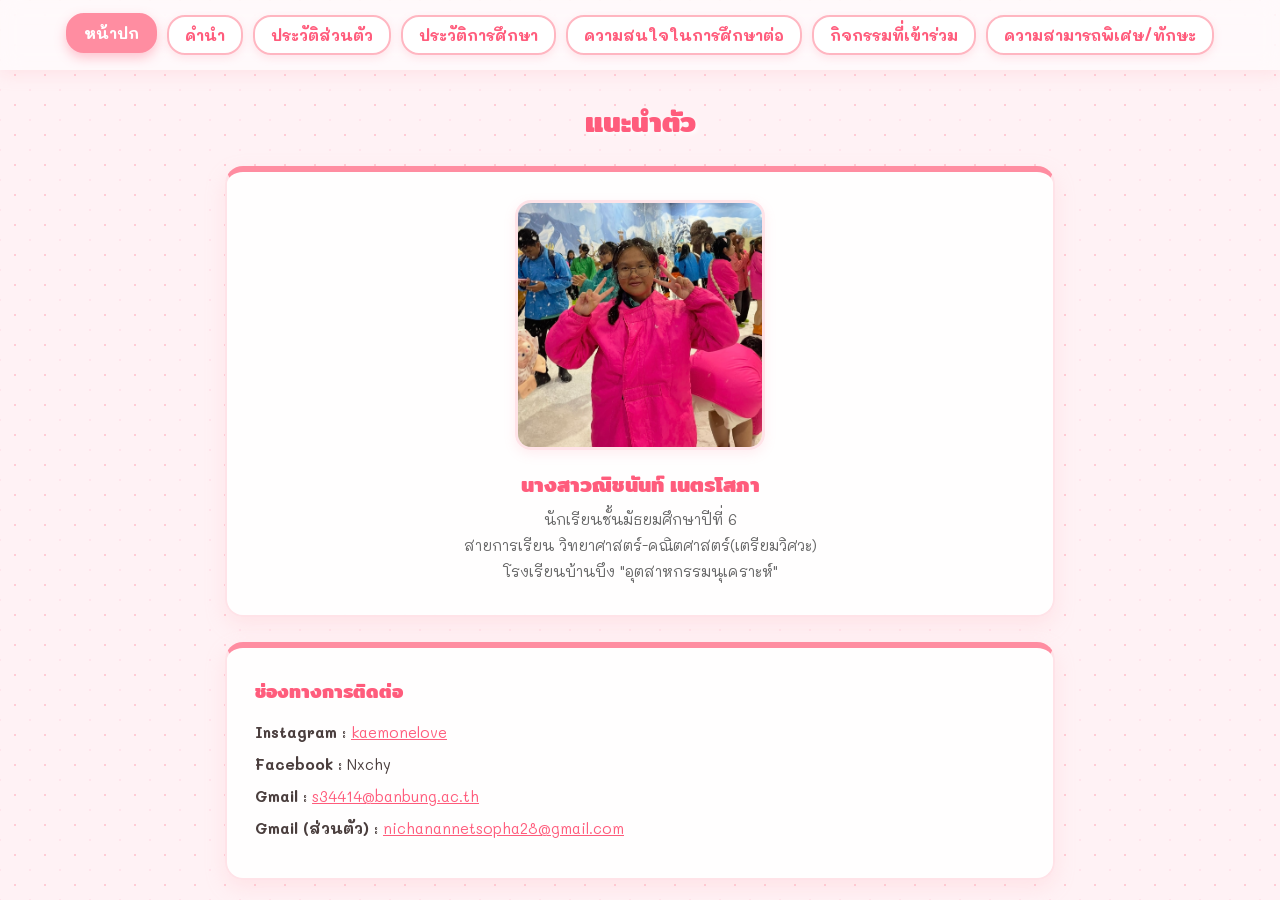
<file: index.html>
<!DOCTYPE html>
<html lang="th">
<head>
    <meta charset="UTF-8">
    <meta name="viewport" content="width=device-width, initial-scale=1.0">
    <title>หน้าแรก - Portfolio</title>
    <link rel="stylesheet" href="style.css">
</head>
<body>

    <nav class="navbar">
        <a href="index.html" class="active">หน้าปก</a>
        <a href="foreword.html">คำนำ</a>
        <a href="profile.html">ประวัติส่วนตัว</a>
        <a href="education.html">ประวัติการศึกษา</a>
        <a href="interest.html">ความสนใจในการศึกษาต่อ</a>
        <a href="activities.html">กิจกรรมที่เข้าร่วม</a>
        <a href="skills.html">ความสามารถพิเศษ/ทักษะ</a>
    </nav>

    <main class="page-container">
        <h1 class="heading">แนะนำตัว</h1>
       
        <div class="profile-card">
            <img src="IMG_0953.jpeg" alt="รูปโปรไฟล์" class="profile-img">
           
            <div class="profile-details">
                <h2>นางสาวณิชนันท์ เนตรโสภา</h2>
                <h3>นักเรียนชั้นมัธยมศึกษาปีที่ 6</h3>
                <h3>สายการเรียน วิทยาศาสตร์-คณิตศาสตร์(เตรียมวิศวะ)</h3>
                <h3>โรงเรียนบ้านบึง "อุตสาหกรรมนุเคราะห์"</h3>
            </div>
        </div>

        <section class="contact-box">
            <h2>ช่องทางการติดต่อ</h2>
            <p><strong>Instagram :</strong> <a href="https://instagram.com/kaemonelove" target="_blank">kaemonelove</a></p>
            <p><strong>Facebook :</strong> Nxchy</p>
            <p><strong>Gmail :</strong> <a href="mailto:s34414@banbung.ac.th">s34414@banbung.ac.th</a></p>
            <p><strong>Gmail (ส่วนตัว) :</strong> <a href="mailto:nichanannetsopha28@gmail.com">nichanannetsopha28@gmail.com</a></p>
        </section>
    </main>

</body>
</html>
</file>
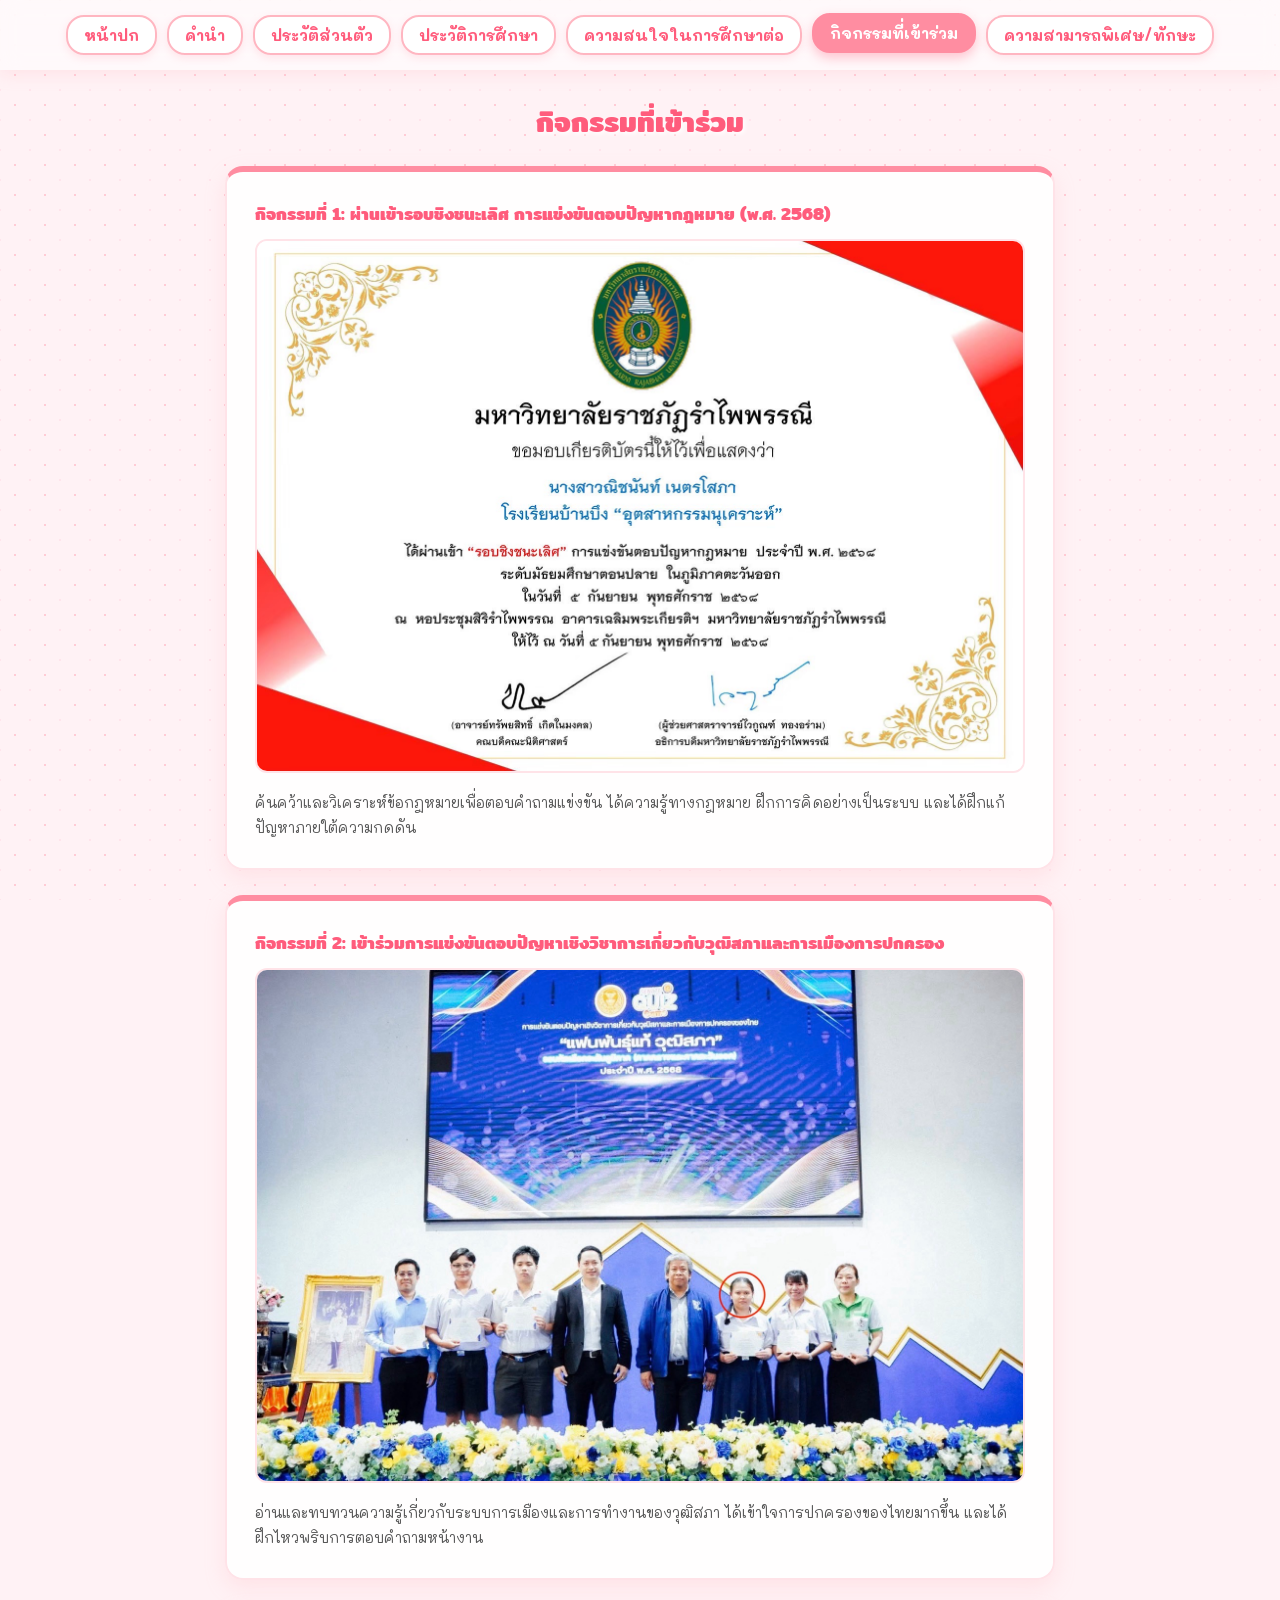
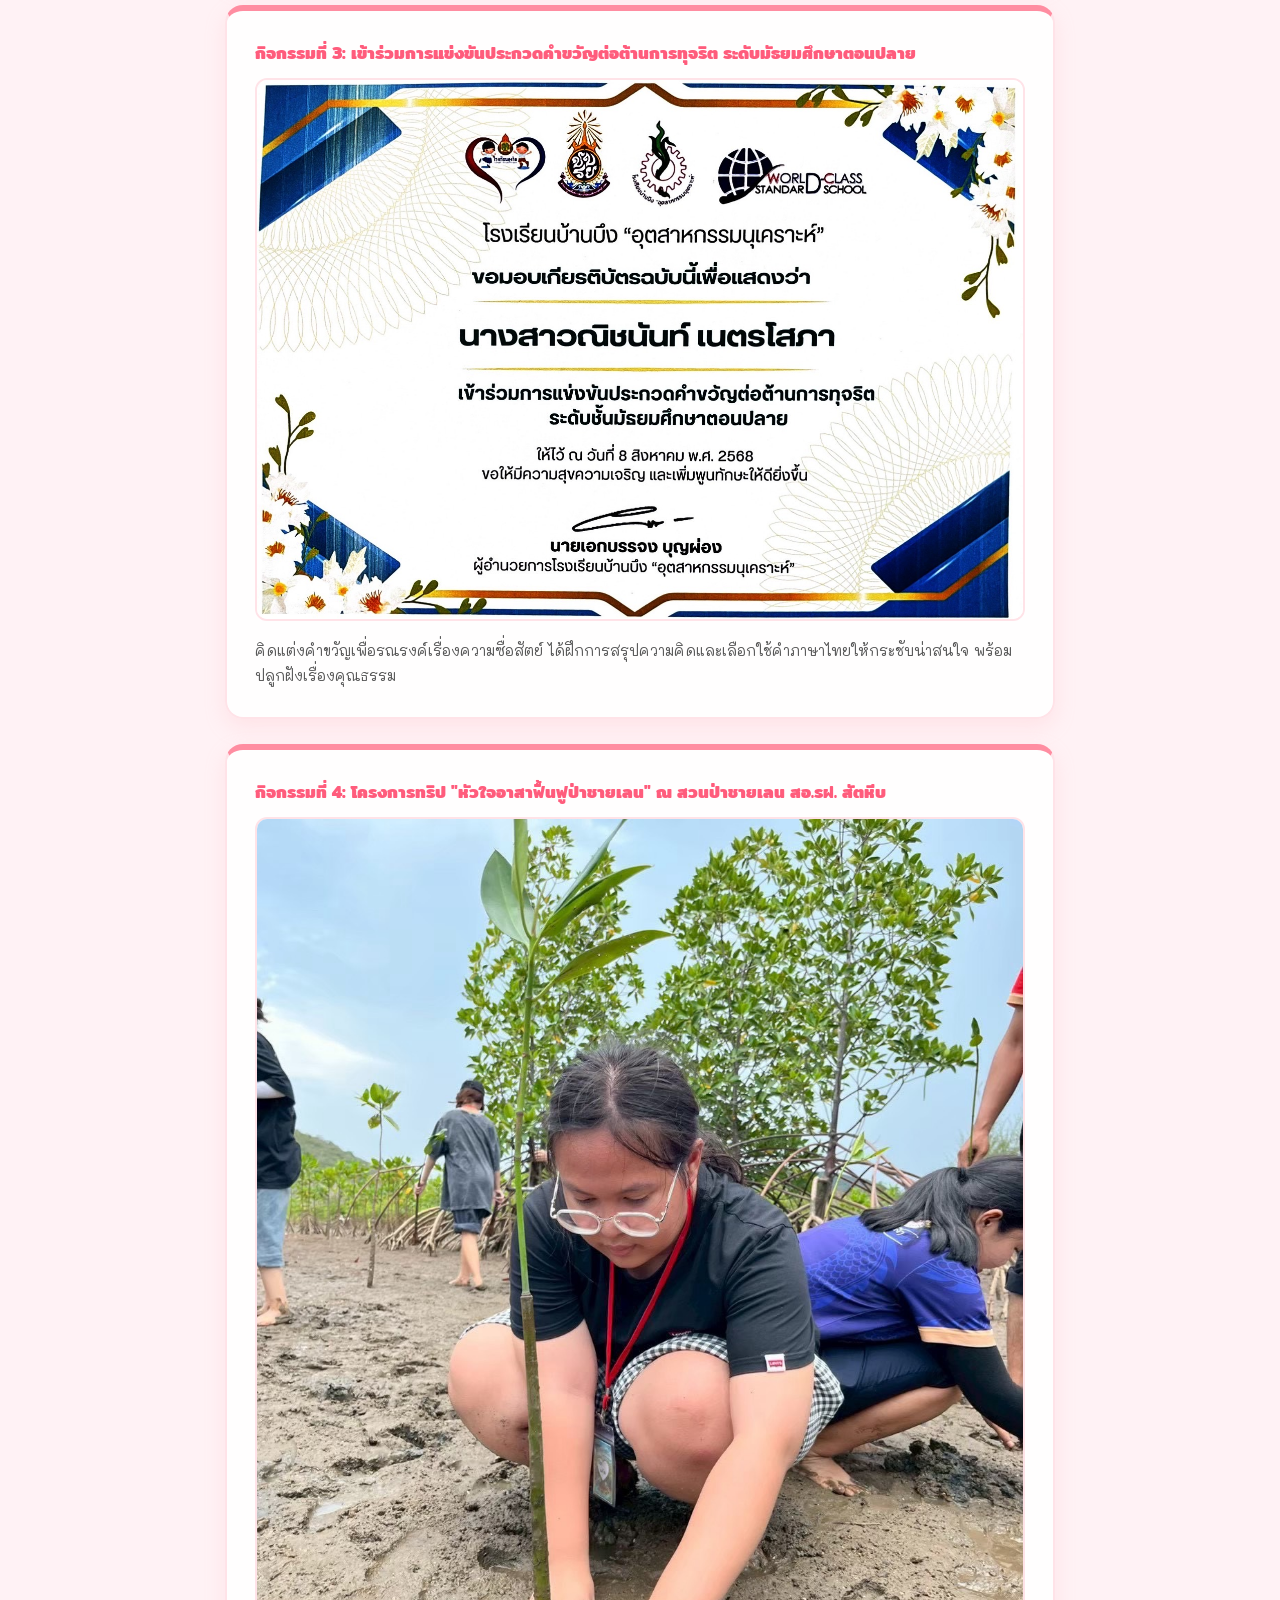
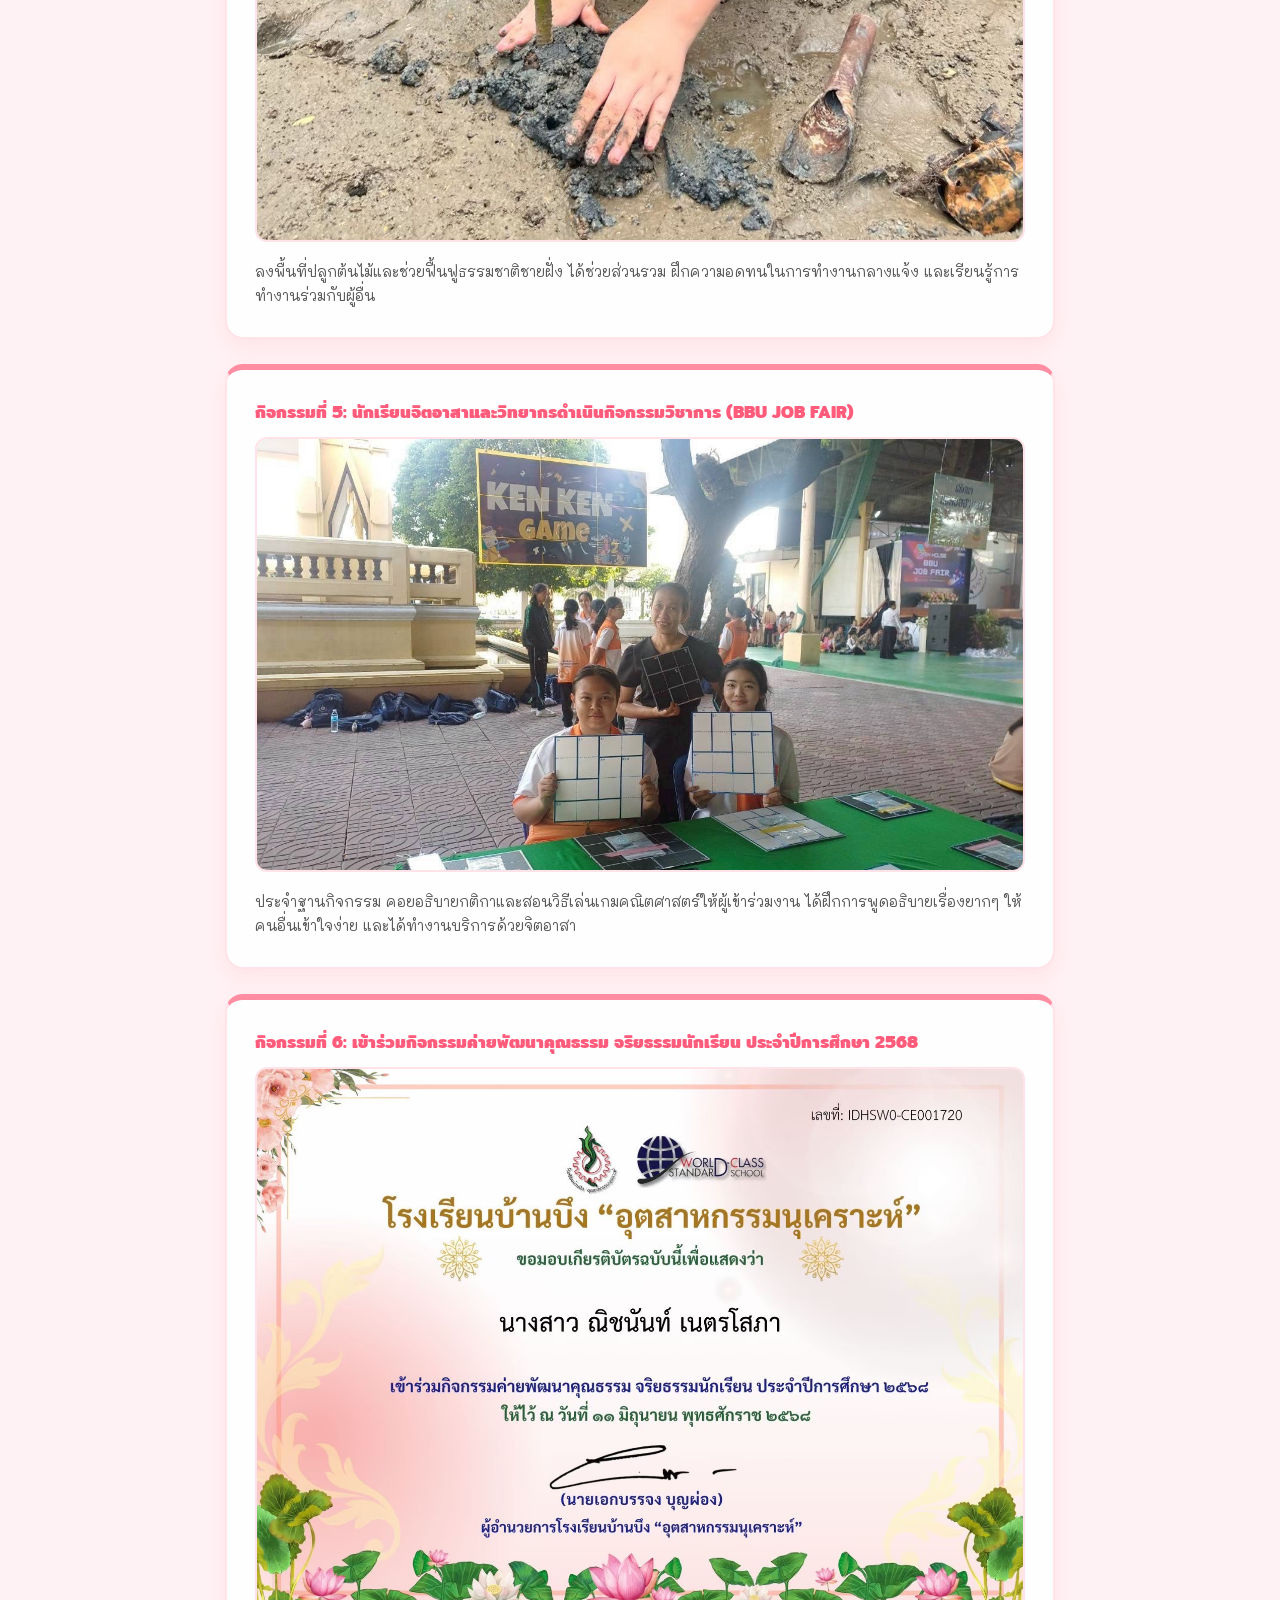
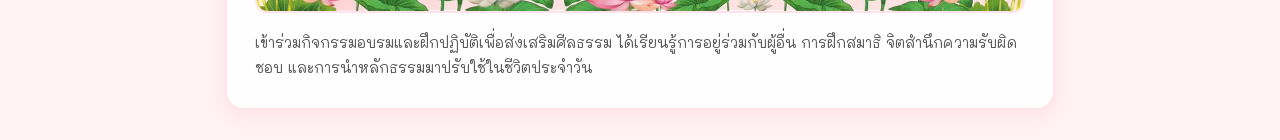
<file: activities.html>
<!DOCTYPE html>
<html lang="th">
<head>
    <meta charset="UTF-8">
    <meta name="viewport" content="width=device-width, initial-scale=1.0">
    <title>กิจกรรมที่เข้าร่วม - Portfolio</title>
    <link rel="stylesheet" href="style.css">
</head>
<body>

    <nav class="navbar">
        <a href="index.html">หน้าปก</a>
        <a href="foreword.html">คำนำ</a>
        <a href="profile.html">ประวัติส่วนตัว</a>
        <a href="education.html">ประวัติการศึกษา</a>
        <a href="interest.html">ความสนใจในการศึกษาต่อ</a>
        <a href="activities.html" class="active">กิจกรรมที่เข้าร่วม</a>
        <a href="skills.html">ความสามารถพิเศษ/ทักษะ</a>
    </nav>

    <main class="page-container">
        <h1 class="heading">กิจกรรมที่เข้าร่วม</h1>

        <!-- กิจกรรมที่ 1 -->
        <div class="content-card">
            <h2 class="item-title">กิจกรรมที่ 1: ผ่านเข้ารอบชิงชนะเลิศ การแข่งขันตอบปัญหากฎหมาย (พ.ศ. 2568)</h2>
            <div class="item-img-wrapper">
                <img src="IMG_1026.jpeg" alt="รูปกิจกรรมที่ 1" class="item-img">
            </div>
            <p class="item-desc">ค้นคว้าและวิเคราะห์ข้อกฎหมายเพื่อตอบคำถามแข่งขัน ได้ความรู้ทางกฎหมาย ฝึกการคิดอย่างเป็นระบบ และได้ฝึกแก้ปัญหาภายใต้ความกดดัน</p>
        </div>

        <!-- กิจกรรมที่ 2 -->
        <div class="content-card">
            <h2 class="item-title">กิจกรรมที่ 2: เข้าร่วมการแข่งขันตอบปัญหาเชิงวิชาการเกี่ยวกับวุฒิสภาและการเมืองการปกครอง</h2>
            <div class="item-img-wrapper">
                <img src="IMG_1028.jpeg" alt="รูปกิจกรรมที่ 2" class="item-img">
            </div>
            <p class="item-desc">อ่านและทบทวนความรู้เกี่ยวกับระบบการเมืองและการทำงานของวุฒิสภา ได้เข้าใจการปกครองของไทยมากขึ้น และได้ฝึกไหวพริบการตอบคำถามหน้างาน</p>
        </div>

        <!-- กิจกรรมที่ 3 -->
        <div class="content-card">
            <h2 class="item-title">กิจกรรมที่ 3: เข้าร่วมการแข่งขันประกวดคำขวัญต่อต้านการทุจริต ระดับมัธยมศึกษาตอนปลาย</h2>
            <div class="item-img-wrapper">
                <img src="IMG_1029.jpeg" alt="รูปกิจกรรมที่ 3" class="item-img">
            </div>
            <p class="item-desc">คิดแต่งคำขวัญเพื่อรณรงค์เรื่องความซื่อสัตย์ ได้ฝึกการสรุปความคิดและเลือกใช้คำภาษาไทยให้กระชับน่าสนใจ พร้อมปลูกฝังเรื่องคุณธรรม</p>
        </div>

        <!-- กิจกรรมที่ 4 -->
        <div class="content-card">
            <h2 class="item-title">กิจกรรมที่ 4: โครงการทริป "หัวใจอาสาฟื้นฟูป่าชายเลน" ณ สวนป่าชายเลน สอ.รฝ. สัตหีบ</h2>
            <div class="item-img-wrapper">
                <img src="IMG_0952.jpeg" alt="รูปกิจกรรมที่ 4" class="item-img">
            </div>
            <p class="item-desc">ลงพื้นที่ปลูกต้นไม้และช่วยฟื้นฟูธรรมชาติชายฝั่ง ได้ช่วยส่วนรวม ฝึกความอดทนในการทำงานกลางแจ้ง และเรียนรู้การทำงานร่วมกับผู้อื่น</p>
        </div>

        <!-- กิจกรรมที่ 5 -->
        <div class="content-card">
            <h2 class="item-title">กิจกรรมที่ 5: นักเรียนจิตอาสาและวิทยากรดำเนินกิจกรรมวิชาการ (BBU JOB FAIR)</h2>
            <div class="item-img-wrapper">
                <img src="IMG_1032.jpeg" alt="รูปกิจกรรมที่ 5" class="item-img">
            </div>
            <p class="item-desc">ประจำฐานกิจกรรม คอยอธิบายกติกาและสอนวิธีเล่นเกมคณิตศาสตร์ให้ผู้เข้าร่วมงาน ได้ฝึกการพูดอธิบายเรื่องยากๆ ให้คนอื่นเข้าใจง่าย และได้ทำงานบริการด้วยจิตอาสา</p>
        </div>

        <!-- กิจกรรมที่ 6 -->
        <div class="content-card">
            <h2 class="item-title">กิจกรรมที่ 6: เข้าร่วมกิจกรรมค่ายพัฒนาคุณธรรม จริยธรรมนักเรียน ประจำปีการศึกษา 2568</h2>
            <div class="item-img-wrapper">
                <img src="IMG_1037.jpeg" alt="รูปกิจกรรมที่ 6" class="item-img">
            </div>
            <p class="item-desc">เข้าร่วมกิจกรรมอบรมและฝึกปฏิบัติเพื่อส่งเสริมศีลธรรม ได้เรียนรู้การอยู่ร่วมกับผู้อื่น การฝึกสมาธิ จิตสำนึกความรับผิดชอบ และการนำหลักธรรมมาปรับใช้ในชีวิตประจำวัน</p>
        </div>

    </main>

</body>
</html>
</file>
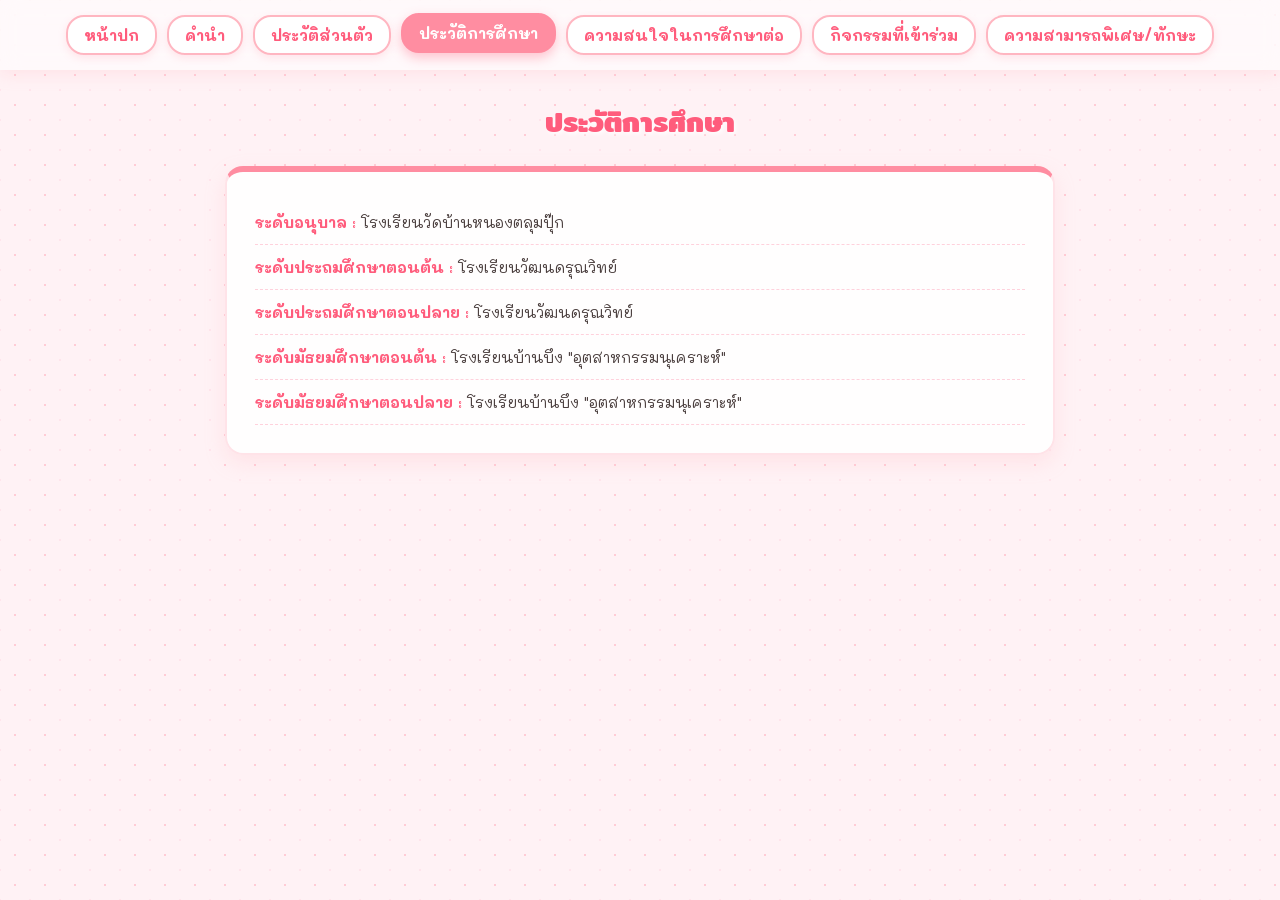
<file: education.html>
<!DOCTYPE html>
<html lang="th">
<head>
    <meta charset="UTF-8">
    <meta name="viewport" content="width=device-width, initial-scale=1.0">
    <title>ประวัติการศึกษา - Portfolio</title>
    <link rel="stylesheet" href="style.css">
</head>
<body>

    <nav class="navbar">
        <a href="index.html">หน้าปก</a>
        <a href="foreword.html">คำนำ</a>
        <a href="profile.html">ประวัติส่วนตัว</a>
        <a href="education.html" class="active">ประวัติการศึกษา</a>
        <a href="interest.html">ความสนใจในการศึกษาต่อ</a>
        <a href="activities.html">กิจกรรมที่เข้าร่วม</a>
        <a href="skills.html">ความสามารถพิเศษ/ทักษะ</a>
    </nav>

    <main class="page-container">
        <h1 class="heading">ประวัติการศึกษา</h1>
        
        <div class="content-card edu-card">
            <p><span class="edu-level">ระดับอนุบาล :</span> <span class="school-name">โรงเรียนวัดบ้านหนองตลุมปุ๊ก</span></p>
            <p><span class="edu-level">ระดับประถมศึกษาตอนต้น :</span> <span class="school-name">โรงเรียนวัฒนดรุณวิทย์</span></p>
            <p><span class="edu-level">ระดับประถมศึกษาตอนปลาย :</span> <span class="school-name">โรงเรียนวัฒนดรุณวิทย์</span></p>
            <p><span class="edu-level">ระดับมัธยมศึกษาตอนต้น :</span> <span class="school-name">โรงเรียนบ้านบึง "อุตสาหกรรมนุเคราะห์"</span></p>
            <p><span class="edu-level">ระดับมัธยมศึกษาตอนปลาย :</span> <span class="school-name">โรงเรียนบ้านบึง "อุตสาหกรรมนุเคราะห์"</span></p>
        </div>
    </main>

</body>
</html>
</file>
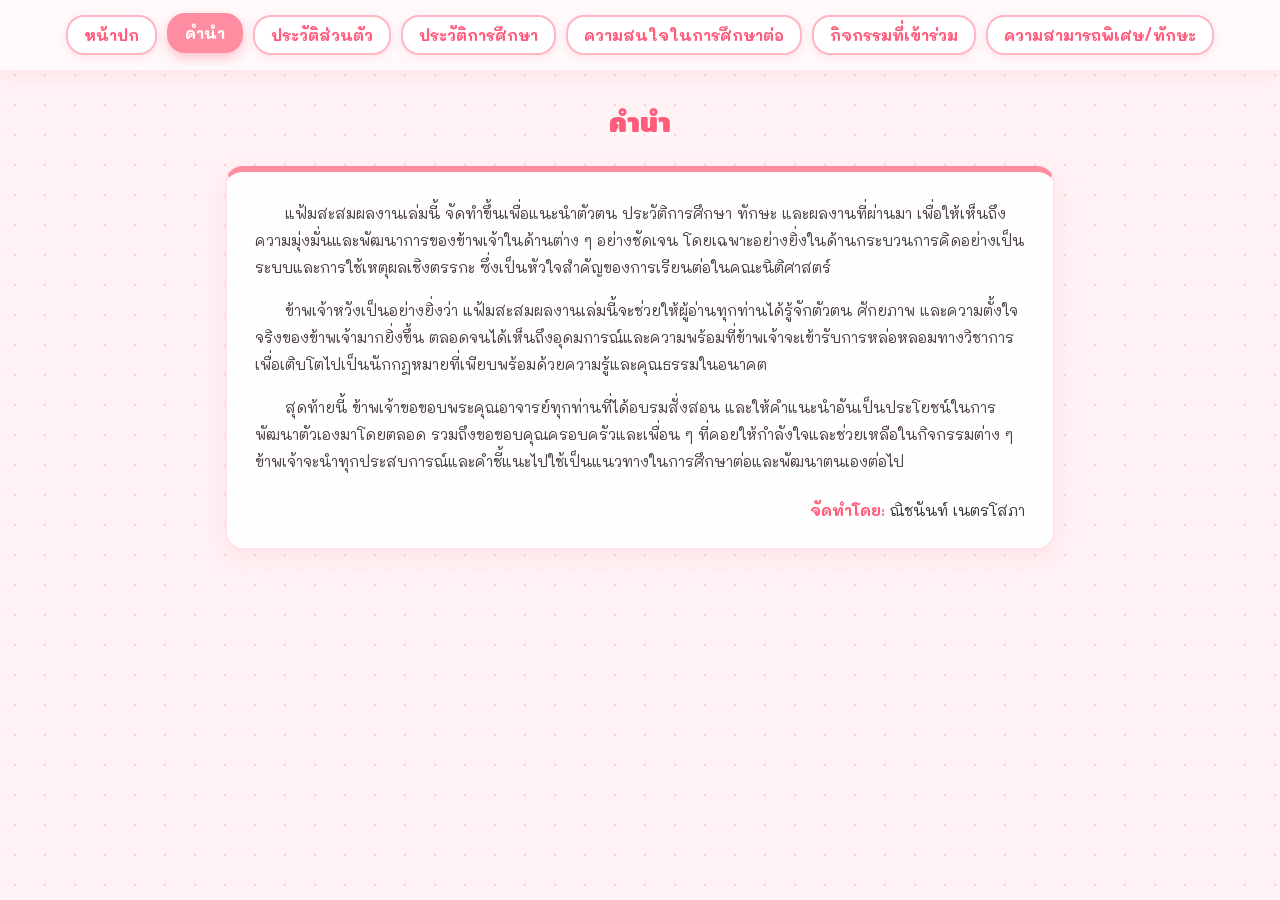
<file: foreword.html>
<!DOCTYPE html>
<html lang="th">
<head>
    <meta charset="UTF-8">
    <meta name="viewport" content="width=device-width, initial-scale=1.0">
    <title>คำนำ - Portfolio</title>
    <link rel="stylesheet" href="style.css">
</head>
<body>

    <nav class="navbar">
        <a href="index.html">หน้าปก</a>
        <a href="foreword.html" class="active">คำนำ</a>
        <a href="profile.html">ประวัติส่วนตัว</a>
        <a href="education.html">ประวัติการศึกษา</a>
        <a href="interest.html">ความสนใจในการศึกษาต่อ</a>
        <a href="activities.html">กิจกรรมที่เข้าร่วม</a>
        <a href="skills.html">ความสามารถพิเศษ/ทักษะ</a>
    </nav>

    <main class="page-container">
        <h1 class="heading">คำนำ</h1>
        
        <div class="content-card">
            <p class="foreword-p">
                แฟ้มสะสมผลงานเล่มนี้ จัดทำขึ้นเพื่อแนะนำตัวตน ประวัติการศึกษา ทักษะ และผลงานที่ผ่านมา เพื่อให้เห็นถึงความมุ่งมั่นและพัฒนาการของข้าพเจ้าในด้านต่าง ๆ อย่างชัดเจน โดยเฉพาะอย่างยิ่งในด้านกระบวนการคิดอย่างเป็นระบบและการใช้เหตุผลเชิงตรรกะ ซึ่งเป็นหัวใจสำคัญของการเรียนต่อในคณะนิติศาสตร์
            </p>
            <p class="foreword-p">
                ข้าพเจ้าหวังเป็นอย่างยิ่งว่า แฟ้มสะสมผลงานเล่มนี้จะช่วยให้ผู้อ่านทุกท่านได้รู้จักตัวตน ศักยภาพ และความตั้งใจจริงของข้าพเจ้ามากยิ่งขึ้น ตลอดจนได้เห็นถึงอุดมการณ์และความพร้อมที่ข้าพเจ้าจะเข้ารับการหล่อหลอมทางวิชาการ เพื่อเติบโตไปเป็นนักกฎหมายที่เพียบพร้อมด้วยความรู้และคุณธรรมในอนาคต
            </p>
            <p class="foreword-p">
                สุดท้ายนี้ ข้าพเจ้าขอขอบพระคุณอาจารย์ทุกท่านที่ได้อบรมสั่งสอน และให้คำแนะนำอันเป็นประโยชน์ในการพัฒนาตัวเองมาโดยตลอด รวมถึงขอขอบคุณครอบครัวและเพื่อน ๆ ที่คอยให้กำลังใจและช่วยเหลือในกิจกรรมต่าง ๆ ข้าพเจ้าจะนำทุกประสบการณ์และคำชี้แนะไปใช้เป็นแนวทางในการศึกษาต่อและพัฒนาตนเองต่อไป
            </p>

            <div class="foreword-author">
                <p><span class="author-label">จัดทำโดย:</span> <span class="author-name">ณิชนันท์ เนตรโสภา</span></p>
            </div>
        </div>
    </main>

</body>
</html>
</file>
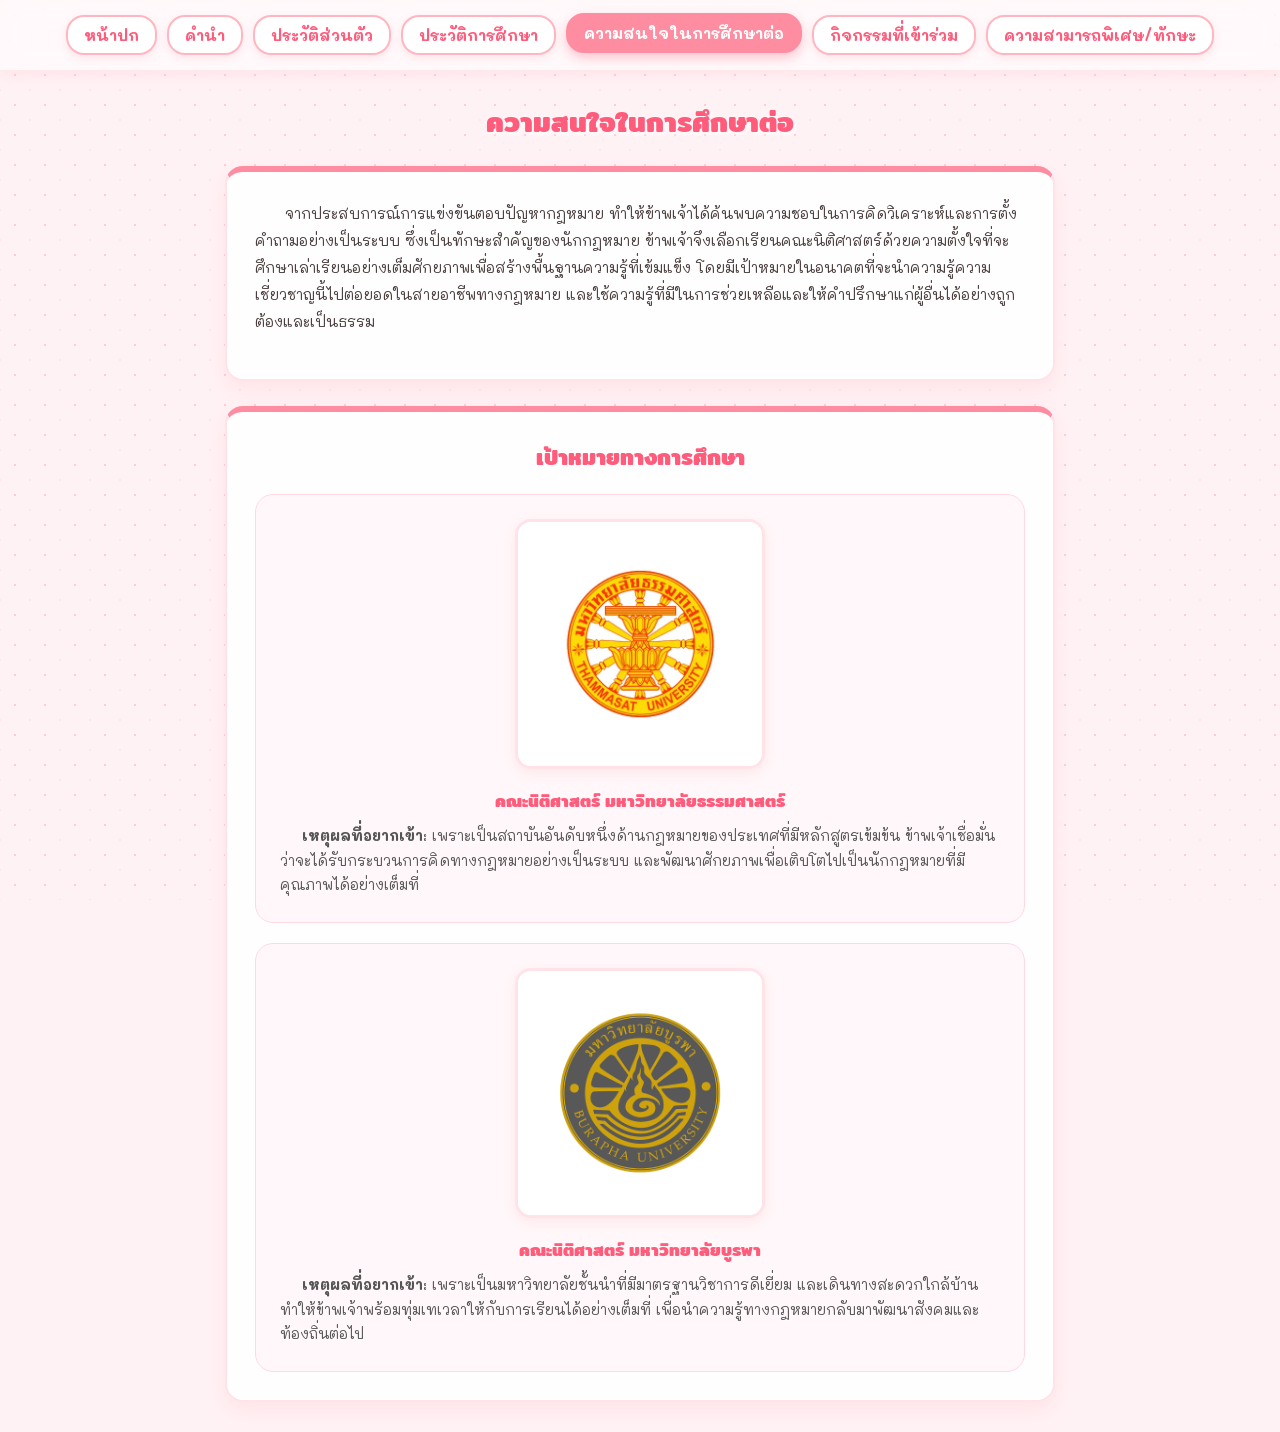
<file: interest.html>
<!DOCTYPE html>
<html lang="th">
<head>
    <meta charset="UTF-8">
    <meta name="viewport" content="width=device-width, initial-scale=1.0">
    <title>ความสนใจในการศึกษาต่อ - Portfolio</title>
    <link rel="stylesheet" href="style.css">
</head>
<body>

    <nav class="navbar">
        <a href="index.html">หน้าปก</a>
        <a href="foreword.html">คำนำ</a>
        <a href="profile.html">ประวัติส่วนตัว</a>
        <a href="education.html">ประวัติการศึกษา</a>
        <a href="interest.html" class="active">ความสนใจในการศึกษาต่อ</a>
        <a href="activities.html">กิจกรรมที่เข้าร่วม</a>
        <a href="skills.html">ความสามารถพิเศษ/ทักษะ</a>
    </nav>

    <main class="page-container">
        <h1 class="heading">ความสนใจในการศึกษาต่อ</h1>
       
        <!-- ย่อหน้าเกริ่นนำด้านบน -->
        <div class="content-card">
            <p class="foreword-p">
                จากประสบการณ์การแข่งขันตอบปัญหากฎหมาย ทำให้ข้าพเจ้าได้ค้นพบความชอบในการคิดวิเคราะห์และการตั้งคำถามอย่างเป็นระบบ ซึ่งเป็นทักษะสำคัญของนักกฎหมาย ข้าพเจ้าจึงเลือกเรียนคณะนิติศาสตร์ด้วยความตั้งใจที่จะศึกษาเล่าเรียนอย่างเต็มศักยภาพเพื่อสร้างพื้นฐานความรู้ที่เข้มแข็ง โดยมีเป้าหมายในอนาคตที่จะนำความรู้ความเชี่ยวชาญนี้ไปต่อยอดในสายอาชีพทางกฎหมาย และใช้ความรู้ที่มีในการช่วยเหลือและให้คำปรึกษาแก่ผู้อื่นได้อย่างถูกต้องและเป็นธรรม
            </p>
        </div>

        <!-- เป้าหมายทางการศึกษา / รายชื่อมหาวิทยาลัย -->
        <div class="content-card">
            <h2 class="heading" style="font-size: 22px; margin-bottom: 15px;">เป้าหมายทางการศึกษา</h2>

            <!-- สถาบันที่ 1 -->
            <div class="university-block">
                <img src="IMG_0961.webp" alt="โลโก้มหาวิทยาลัยธรรมศาสตร์" class="university-logo">
                <h2 class="university-name">คณะนิติศาสตร์ มหาวิทยาลัยธรรมศาสตร์</h2>
                <p class="university-reason">
                    <strong>เหตุผลที่อยากเข้า:</strong> เพราะเป็นสถาบันอันดับหนึ่งด้านกฎหมายของประเทศที่มีหลักสูตรเข้มข้น ข้าพเจ้าเชื่อมั่นว่าจะได้รับกระบวนการคิดทางกฎหมายอย่างเป็นระบบ และพัฒนาศักยภาพเพื่อเติบโตไปเป็นนักกฎหมายที่มีคุณภาพได้อย่างเต็มที่
                </p>
            </div>

            <!-- สถาบันที่ 2 -->
            <div class="university-block">
                <img src="IMG_0962.jpeg" alt="โลโก้มหาวิทยาลัยบูรพา" class="university-logo">
                <h2 class="university-name">คณะนิติศาสตร์ มหาวิทยาลัยบูรพา</h2>
                <p class="university-reason">
                    <strong>เหตุผลที่อยากเข้า:</strong> เพราะเป็นมหาวิทยาลัยชั้นนำที่มีมาตรฐานวิชาการดีเยี่ยม และเดินทางสะดวกใกล้บ้าน ทำให้ข้าพเจ้าพร้อมทุ่มเทเวลาให้กับการเรียนได้อย่างเต็มที่ เพื่อนำความรู้ทางกฎหมายกลับมาพัฒนาสังคมและท้องถิ่นต่อไป
                </p>
            </div>
        </div>

    </main>

</body>
</html>
</file>
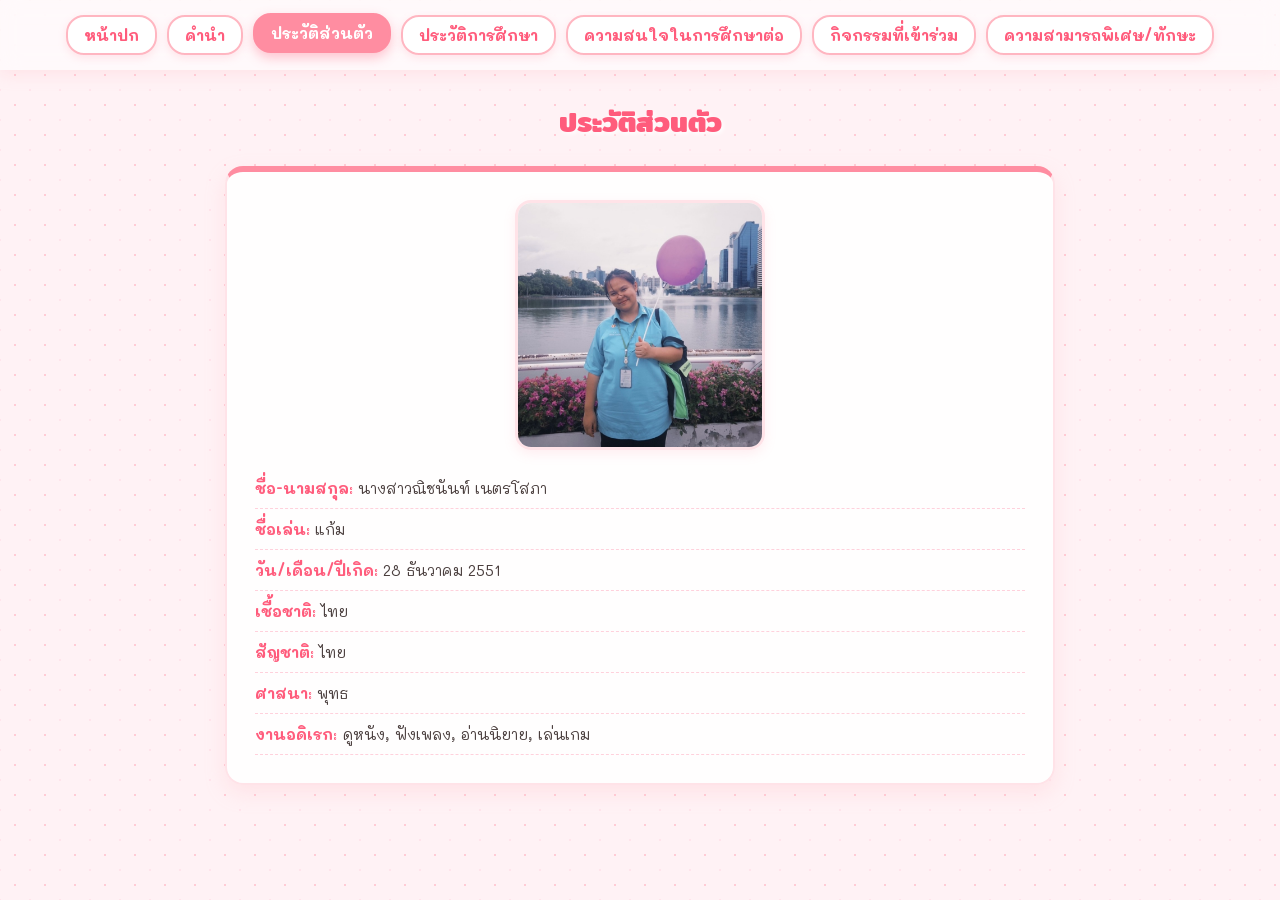
<file: profile.html>
<!DOCTYPE html>
<html lang="th">
<head>
    <meta charset="UTF-8">
    <meta name="viewport" content="width=device-width, initial-scale=1.0">
    <title>ประวัติส่วนตัว - Portfolio</title>
    <link rel="stylesheet" href="style.css">
</head>
<body>

    <nav class="navbar">
        <a href="index.html">หน้าปก</a>
        <a href="foreword.html">คำนำ</a>
        <a href="profile.html" class="active">ประวัติส่วนตัว</a>
        <a href="education.html">ประวัติการศึกษา</a>
        <a href="interest.html">ความสนใจในการศึกษาต่อ</a>
        <a href="activities.html">กิจกรรมที่เข้าร่วม</a>
        <a href="skills.html">ความสามารถพิเศษ/ทักษะ</a>
    </nav>

    <main class="page-container">
        <h1 class="heading">ประวัติส่วนตัว</h1>
        
        <div class="content-card profile-card">
            <img src="IMG_1040.jpeg" alt="รูปประวัติส่วนตัว" class="profile-img">
            <ul>
                <li><strong>ชื่อ-นามสกุล:</strong> นางสาวณิชนันท์ เนตรโสภา</li>
                <li><strong>ชื่อเล่น:</strong> แก้ม</li>
                <li><strong>วัน/เดือน/ปีเกิด:</strong> 28 ธันวาคม 2551</li>
                <li><strong>เชื้อชาติ:</strong> ไทย</li>
                <li><strong>สัญชาติ:</strong> ไทย</li>
                <li><strong>ศาสนา:</strong> พุทธ</li>
                <li><strong>งานอดิเรก:</strong> ดูหนัง, ฟังเพลง, อ่านนิยาย, เล่นเกม</li>
            </ul>
        </div>
    </main>

</body>
</html>
</file>
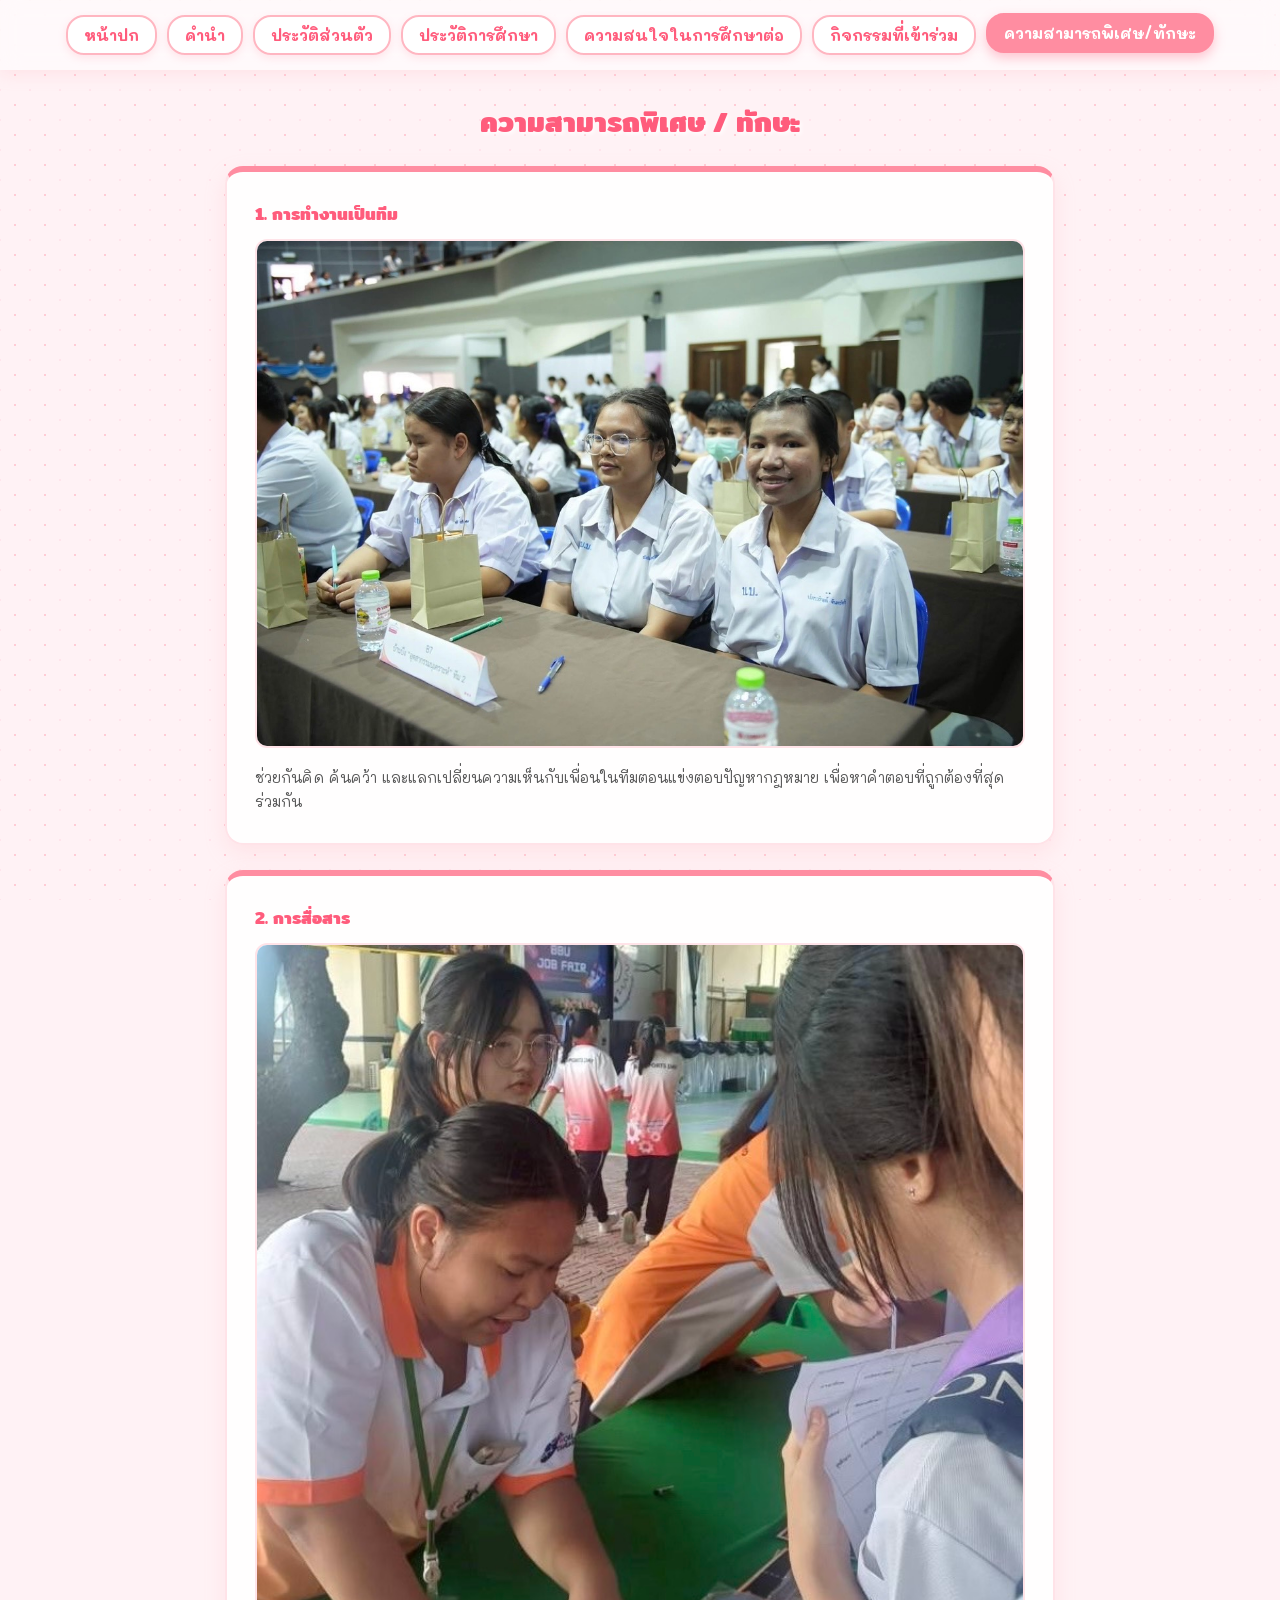
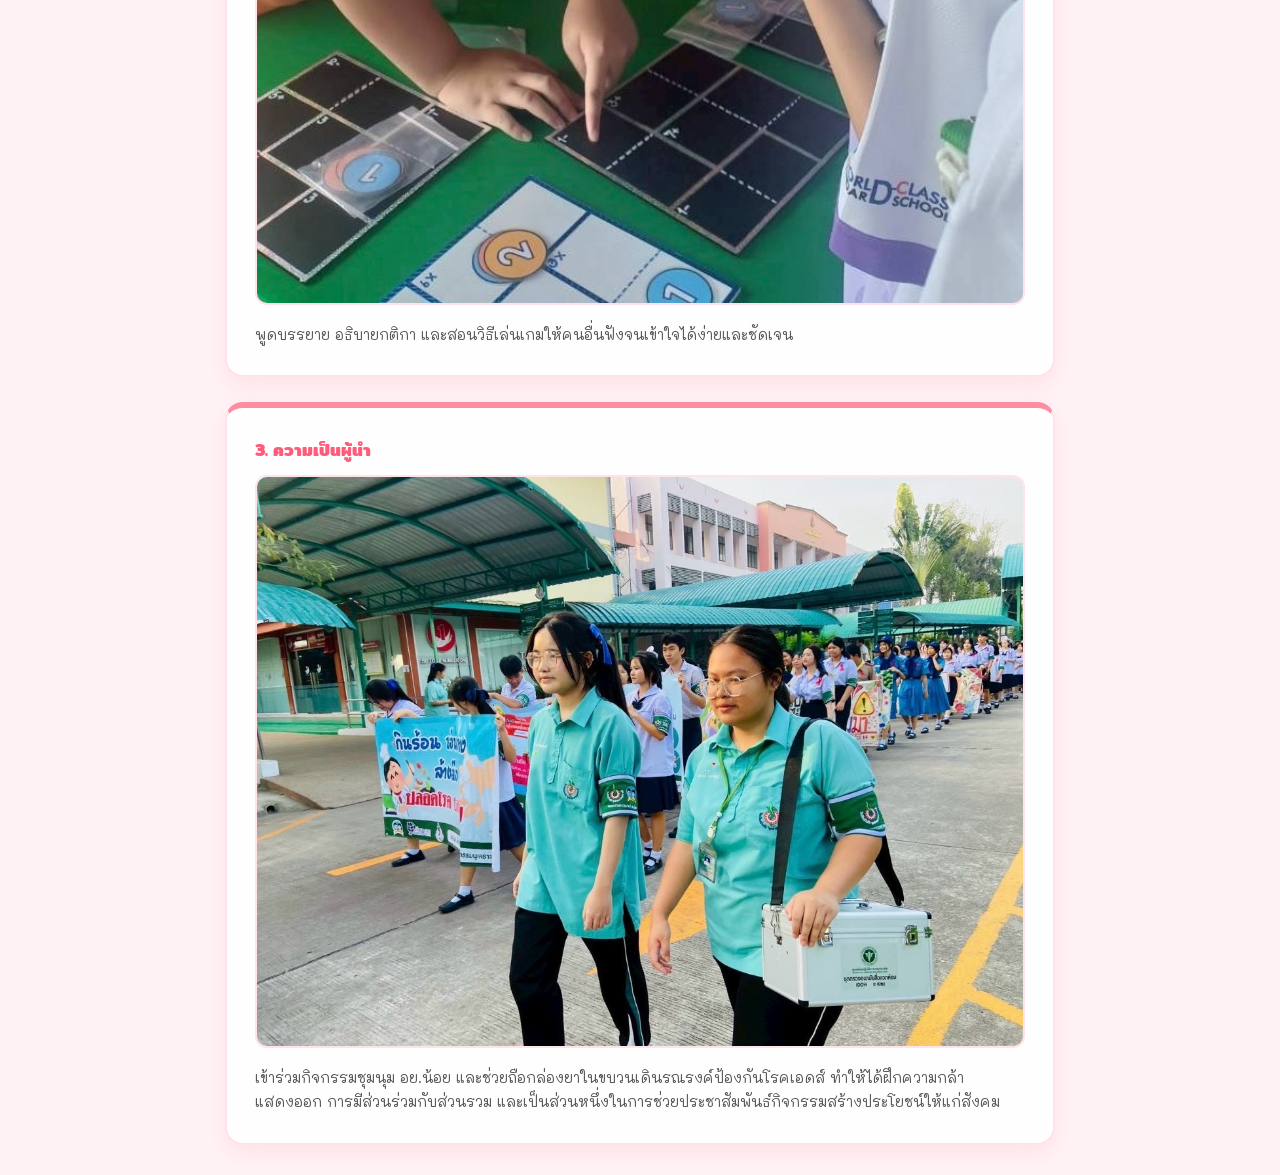
<file: skills.html>
<!DOCTYPE html>
<html lang="th">
<head>
    <meta charset="UTF-8">
    <meta name="viewport" content="width=device-width, initial-scale=1.0">
    <title>ความสามารถพิเศษ/ทักษะ - Portfolio</title>
    <link rel="stylesheet" href="style.css">
</head>
<body>

    <nav class="navbar">
        <a href="index.html">หน้าปก</a>
        <a href="foreword.html">คำนำ</a>
        <a href="profile.html">ประวัติส่วนตัว</a>
        <a href="education.html">ประวัติการศึกษา</a>
        <a href="interest.html">ความสนใจในการศึกษาต่อ</a>
        <a href="activities.html">กิจกรรมที่เข้าร่วม</a>
        <a href="skills.html" class="active">ความสามารถพิเศษ/ทักษะ</a>
    </nav>

    <main class="page-container">
        <h1 class="heading">ความสามารถพิเศษ / ทักษะ</h1>

        <!-- ทักษะที่ 1 -->
        <div class="content-card">
            <h2 class="item-title">1. การทำงานเป็นทีม</h2>
            <div class="item-img-wrapper">
                <img src="IMG_1027.jpeg" alt="รูปทักษะการทำงานเป็นทีม" class="item-img">
            </div>
            <p class="item-desc">ช่วยกันคิด ค้นคว้า และแลกเปลี่ยนความเห็นกับเพื่อนในทีมตอนแข่งตอบปัญหากฎหมาย เพื่อหาคำตอบที่ถูกต้องที่สุดร่วมกัน</p>
        </div>

        <!-- ทักษะที่ 2 -->
        <div class="content-card">
            <h2 class="item-title">2. การสื่อสาร</h2>
            <div class="item-img-wrapper">
                <img src="IMG_1031.jpeg" alt="รูปทักษะการสื่อสาร" class="item-img">
            </div>
            <p class="item-desc">พูดบรรยาย อธิบายกติกา และสอนวิธีเล่นเกมให้คนอื่นฟังจนเข้าใจได้ง่ายและชัดเจน</p>
        </div>

        <!-- ทักษะที่ 3 -->
        <div class="content-card">
            <h2 class="item-title">3. ความเป็นผู้นำ</h2>
            <div class="item-img-wrapper">
                <img src="IMG_1030.jpeg" alt="รูปทักษะความเป็นผู้นำ" class="item-img">
            </div>
            <p class="item-desc">เข้าร่วมกิจกรรมชุมนุม อย.น้อย และช่วยถือกล่องยาในขบวนเดินรณรงค์ป้องกันโรคเอดส์ ทำให้ได้ฝึกความกล้าแสดงออก การมีส่วนร่วมกับส่วนรวม และเป็นส่วนหนึ่งในการช่วยประชาสัมพันธ์กิจกรรมสร้างประโยชน์ให้แก่สังคม</p>
        </div>

    </main>

</body>
</html>
</file>
<file: style.css>
@import url('https://fonts.googleapis.com/css2?family=Mali:wght@400;600;700&family=Mitr:wght@400;500;600&display=swap');

* {
    box-sizing: border-box;
    margin: 0;
    padding: 0;
}

body {
    font-family: 'Mali', 'Sarabun', cursive, sans-serif;
    
    /* === พื้นหลังลายวิ้งๆ พาสเทล รัศมีแสงฟรุ้งฟริ้ง (CSS 100%) === */
    background-color: #fff2f5;
    background-image: 
        radial-gradient(#ffccd5 1.5px, transparent 1.5px),
        radial-gradient(#ffe5ec 1.5px, #fff2f5 1.5px),
        radial-gradient(circle at 20% 20%, rgba(255, 182, 193, 0.45) 0%, transparent 40%),
        radial-gradient(circle at 80% 30%, rgba(255, 223, 186, 0.45) 0%, transparent 40%),
        radial-gradient(circle at 30% 70%, rgba(224, 251, 252, 0.55) 0%, transparent 45%),
        radial-gradient(circle at 70% 85%, rgba(243, 207, 248, 0.45) 0%, transparent 40%);
    background-position: 0 0, 15px 15px, 0 0, 0 0, 0 0, 0 0;
    background-size: 30px 30px, 30px 30px, 100% 100%, 100% 100%, 100% 100%, 100% 100%;
    background-attachment: fixed;
    
    color: #4a3e3d;
    min-height: 100vh;
}

/* แถบเมนูด้านบน */
.navbar {
    display: flex;
    justify-content: center;
    align-items: center;
    flex-wrap: wrap;
    gap: 10px;
    padding: 15px 10px;
    position: sticky;
    top: 0;
    background-color: rgba(255, 255, 255, 0.55);
    backdrop-filter: blur(10px);
    -webkit-backdrop-filter: blur(10px);
    box-shadow: 0 4px 15px rgba(255, 182, 193, 0.25);
    z-index: 100;
}

.navbar a {
    color: #ff5c7c;
    background-color: rgba(255, 255, 255, 0.95);
    text-decoration: none;
    padding: 8px 16px;
    font-size: 15px;
    font-weight: 700;
    border: 2px solid #ffb6c1;
    border-radius: 18px;
    box-shadow: 0 3px 8px rgba(255, 141, 161, 0.2);
    transition: all 0.3s ease;
    white-space: nowrap;
}

.navbar a:hover, .navbar a.active {
    background-color: #ff8da1;
    color: #ffffff;
    border-color: #ff8da1;
    transform: translateY(-2px);
    box-shadow: 0 5px 12px rgba(255, 92, 124, 0.35);
}

/* โครงสร้างหน้า */
.page-container {
    width: 92%;
    max-width: 850px;
    margin: 30px auto;
    padding: 0 10px;
}

.heading {
    font-family: 'Mitr', sans-serif;
    font-size: 28px;
    margin-bottom: 22px;
    color: #ff5c7c;
    text-align: center;
    text-shadow: 2px 2px 4px rgba(255, 255, 255, 0.9);
}

/* การ์ดเนื้อหา */
.content-card, .profile-card, .contact-box {
    background: rgba(255, 255, 255, 0.90);
    border-radius: 18px;
    padding: 28px;
    margin-bottom: 25px;
    box-shadow: 0 8px 20px rgba(255, 182, 193, 0.25);
    border: 2px solid #ffe3e8;
    border-top: 6px solid #ff8da1;
    backdrop-filter: blur(5px);
}

/* หน้าปก & ประวัติส่วนตัว */
.profile-card {
    text-align: center;
}

.profile-img {
    width: 250px;
    max-width: 100%;
    aspect-ratio: 1 / 1;
    object-fit: cover;
    display: block;
    margin: 0 auto 18px auto;
    border-radius: 16px;
    border: 3px solid #ffe3e8;
    box-shadow: 0 4px 12px rgba(255, 141, 161, 0.15);
}

.profile-details h2 {
    font-family: 'Mitr', sans-serif;
    font-size: 21px;
    color: #ff5c7c;
    margin-bottom: 8px;
}

.profile-details h3 {
    font-size: 15px;
    color: #666;
    font-weight: 400;
    margin-bottom: 6px;
}

/* ช่องทางการติดต่อ */
.contact-box h2 {
    font-family: 'Mitr', sans-serif;
    font-size: 19px;
    color: #ff5c7c;
    margin-bottom: 16px;
}

.contact-box p {
    margin-bottom: 12px;
    font-size: 15px;
    word-break: break-word;
}

.contact-box a {
    color: #ff5c7c;
    text-decoration: underline;
}

/* คำนำ */
.foreword-p {
    text-indent: 2em;
    line-height: 1.8;
    margin-bottom: 16px;
    font-size: 15px;
    color: #4a3e3d;
}

.foreword-author {
    margin-top: 25px;
    text-align: right;
    font-size: 15px;
}

.author-label {
    font-weight: bold;
    color: #ff5c7c;
}

.author-name {
    color: #333;
}

/* ประวัติส่วนตัว */
.profile-card ul {
    list-style: none;
    text-align: left;
    margin-top: 15px;
}

.profile-card li {
    padding: 10px 0;
    border-bottom: 1px dashed #ffd1dc;
    font-size: 15px;
}

.profile-card li strong {
    color: #ff5c7c;
}

/* ประวัติการศึกษา */
.edu-card p {
    padding: 12px 0;
    border-bottom: 1px dashed #ffd1dc;
    font-size: 15px;
}

.edu-level {
    font-weight: bold;
    color: #ff5c7c;
}

.school-name {
    color: #4a3e3d;
}

/* ความสนใจในการศึกษาต่อ */
.university-block {
    margin-top: 20px;
    padding: 24px;
    background-color: rgba(255, 247, 249, 0.9);
    border: 1px solid #ffd8e0;
    border-radius: 18px;
    text-align: center;
}

/* ล็อกขนาดและกรอบตรามหาวิทยาลัยเป็น 250px x 250px เท่ากับรูปหน้าปกเป๊ะๆ */
.university-logo {
    width: 250px !important;
    height: 250px !important;
    aspect-ratio: 1 / 1 !important;
    object-fit: contain !important;
    display: block !important;
    margin: 0 auto 18px auto !important;
    border-radius: 16px;
    border: 3px solid #ffe3e8;
    background-color: #ffffff;
    box-shadow: 0 4px 12px rgba(255, 141, 161, 0.15);
}

.university-name {
    font-family: 'Mitr', sans-serif;
    font-size: 17px;
    color: #ff5c7c;
    margin-bottom: 10px;
}

.university-reason {
    text-align: left;
    font-size: 14.5px;
    line-height: 1.7;
    color: #555;
    text-indent: 1.5em;
}

/* กิจกรรมและทักษะ */
.item-title {
    font-family: 'Mitr', sans-serif;
    font-size: 17px;
    color: #ff5c7c;
    margin-bottom: 12px;
}

.item-img-wrapper {
    text-align: center;
    margin-bottom: 14px;
}

.item-img {
    width: 100%;
    max-width: 100%;
    height: auto;
    border-radius: 12px;
    border: 2px solid #ffe3e8;
}

.item-desc {
    font-size: 14.5px;
    line-height: 1.7;
    color: #555;
}
</file>
